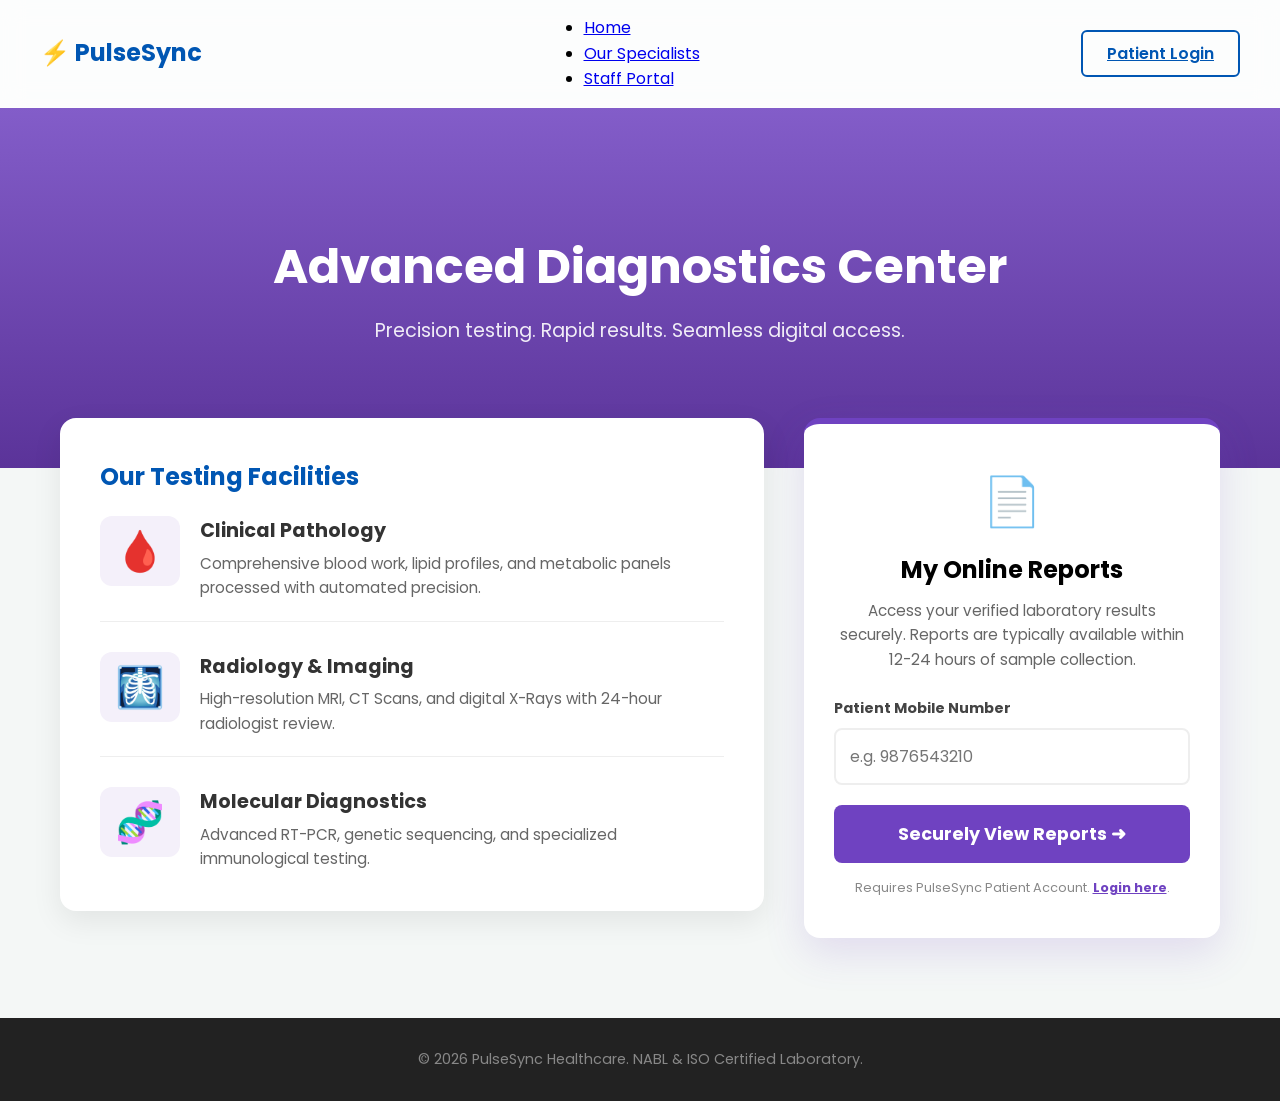
<file: target/classes/static/laboratory.html>
<!DOCTYPE html>
<html lang="en">
<head>
    <meta charset="UTF-8">
    <meta name="viewport" content="width=device-width, initial-scale=1.0">
    <title>Laboratory & Diagnostics | PulseSync</title>
    <link rel="stylesheet" href="css/style.css?v=2.0">
    <link rel="stylesheet" href="css/laboratory.css?v=1.0">
    <link href="https://fonts.googleapis.com/css2?family=Poppins:wght@300;400;600;700&display=swap" rel="stylesheet">
</head>
<body>

    <nav class="navbar">
        <div class="logo">⚡ PulseSync</div>
        <ul class="nav-links">
            <li><a href="index.html">Home</a></li>
            <li><a href="doctors.html">Our Specialists</a></li>
            <li><a href="reception-login.html">Staff Portal</a></li> 
        </ul>
        <div class="nav-buttons">
            <a href="login.html" class="btn btn-login">Patient Login</a>
        </div>
    </nav>

    <header class="lab-hero">
        <div class="hero-content">
            <h1>Advanced Diagnostics Center</h1>
            <p>Precision testing. Rapid results. Seamless digital access.</p>
        </div>
    </header>

    <div class="lab-container">
        
        <div class="lab-services">
            <h2 style="color: #0056b3; margin-bottom: 20px;">Our Testing Facilities</h2>
            
            <div class="service-row">
                <div class="icon-box">🩸</div>
                <div class="service-details">
                    <h3>Clinical Pathology</h3>
                    <p>Comprehensive blood work, lipid profiles, and metabolic panels processed with automated precision.</p>
                </div>
            </div>

            <div class="service-row">
                <div class="icon-box">🩻</div>
                <div class="service-details">
                    <h3>Radiology & Imaging</h3>
                    <p>High-resolution MRI, CT Scans, and digital X-Rays with 24-hour radiologist review.</p>
                </div>
            </div>

            <div class="service-row">
                <div class="icon-box">🧬</div>
                <div class="service-details">
                    <h3>Molecular Diagnostics</h3>
                    <p>Advanced RT-PCR, genetic sequencing, and specialized immunological testing.</p>
                </div>
            </div>
        </div>

        <div class="report-portal">
            <div class="portal-card">
                <div style="font-size: 3rem; margin-bottom: 10px;">📄</div>
                <h2 style="margin-bottom: 10px;">My Online Reports</h2>
                <p style="color: #666; margin-bottom: 25px; font-size: 0.95rem;">
                    Access your verified laboratory results securely. Reports are typically available within 12-24 hours of sample collection.
                </p>
                
                <div class="input-group">
                    <label>Patient Mobile Number</label>
                    <input type="text" id="reportMobile" placeholder="e.g. 9876543210" maxlength="10">
                </div>
                
                <button onclick="fetchMyReports()" class="btn-fetch-report">
                    Securely View Reports ➜
                </button>
                
                <p style="margin-top: 15px; font-size: 0.8rem; color: #888;">
                    Requires PulseSync Patient Account. <a href="login.html" style="color: #6f42c1; font-weight: bold;">Login here</a>.
                </p>
            </div>
        </div>

    </div>

    <footer>
        <p>&copy; 2026 PulseSync Healthcare. NABL & ISO Certified Laboratory.</p>
    </footer>

    <script src="js/laboratory.js?v=1.0"></script>
</body>
</html>
</file>
<file: target/classes/static/css/style.css>
/* =========================================
   1. GLOBAL VARIABLES & RESET
   ========================================= */
:root {
    --primary-blue: #0056b3;
    --dark-blue: #004494;
    --emergency-red: #e63946;
    --bg-light: #f4f7f6;
    --white: #ffffff;
}

* { 
    margin: 0; padding: 0; 
    box-sizing: border-box; 
    font-family: 'Poppins', sans-serif; 
}

body { background-color: var(--bg-light); line-height: 1.6; }

/* =========================================
   2. GLASSY NAVBAR
   ========================================= */
.navbar {
    display: flex; justify-content: space-between; align-items: center;
    padding: 15px 40px;
    background: rgba(255, 255, 255, 0.75);
    backdrop-filter: blur(12px);
    -webkit-backdrop-filter: blur(12px);
    border-bottom: 1px solid rgba(255, 255, 255, 0.5);
    position: sticky; top: 0; z-index: 1000;
}

.logo { font-size: 1.5rem; font-weight: bold; color: var(--primary-blue); }

.btn-login { 
    padding: 10px 24px; border: 2px solid var(--primary-blue); 
    color: var(--primary-blue); border-radius: 6px; font-weight: 600; 
}

/* =========================================
   3. HERO & SERVICE GRID
   ========================================= */
.hero {
    height: 60vh;
    background: linear-gradient(rgba(0, 86, 179, 0.85), rgba(0, 68, 148, 0.9)), 
                url('https://images.unsplash.com/photo-1519494026892-80bbd2d6fd0d?q=80&w=2053&auto=format&fit=crop');
    background-size: cover; background-position: center;
    display: flex; justify-content: center; align-items: center;
    color: white; text-align: center;
}

.service-grid {
    display: grid;
    grid-template-columns: repeat(auto-fit, minmax(300px, 1fr));
    gap: 30px; padding: 0 10%; margin-top: -100px; /* Overlap effect */
    position: relative; z-index: 10;
}

.service-card {
    background: white; padding: 40px 30px; border-radius: 16px;
    text-align: center; box-shadow: 0 15px 35px rgba(0,0,0,0.1);
    transition: 0.3s; border-top: 5px solid var(--primary-blue);
}

.service-card:hover { transform: translateY(-10px); }
.btn-service {
    display: block; width: 100%; padding: 14px; background: var(--primary-blue);
    color: white; border-radius: 8px; font-weight: bold; margin-top: 20px;
}
/* =========================================
   4. OVERLAPPING SERVICE GRID
   ========================================= */
.service-grid {
    display: grid;
    grid-template-columns: repeat(auto-fit, minmax(300px, 1fr));
    gap: 30px;
    padding: 0 10%;
    margin-top: -100px; /* Pulls cards UP over the hero image */
    position: relative;
    z-index: 10;
    margin-bottom: 80px;
    max-width: 1400px;
    margin-left: auto;
    margin-right: auto;
}

.service-card {
    background: white;
    padding: 40px 30px;
    border-radius: 16px;
    text-align: center;
    box-shadow: 0 15px 35px rgba(0,0,0,0.1);
    transition: transform 0.3s ease, box-shadow 0.3s ease;
    border-top: 5px solid var(--primary-blue);
    display: flex;
    flex-direction: column;
    justify-content: space-between;
}

.service-card.emergency { border-top-color: var(--emergency-red); }
.service-card:hover { transform: translateY(-10px); box-shadow: 0 20px 40px rgba(0,0,0,0.15); }

.service-icon { font-size: 4rem; margin-bottom: 20px; }
.service-card h3 { font-size: 1.6rem; margin-bottom: 15px; color: var(--text-dark); }
.service-card p { color: var(--text-grey); margin-bottom: 25px; font-size: 1.05rem; line-height: 1.5; }

.btn-service {
    display: inline-block;
    padding: 14px 30px;
    background: var(--primary-blue);
    color: white;
    border-radius: 8px;
    font-weight: bold;
    font-size: 1.05rem;
    text-decoration: none;
    transition: background 0.3s;
    border: none;
    cursor: pointer;
    width: 100%;
    box-sizing: border-box;
}

.btn-service:hover { background: var(--dark-blue); }
.btn-service.btn-red { background: var(--emergency-red); }
.btn-service.btn-red:hover { background: #c62828; }
.btn-service.btn-outline { background: white; color: var(--primary-blue); border: 2px solid var(--primary-blue); }
.btn-service.btn-outline:hover { background: var(--primary-blue); color: white; }

/* =========================================
   5. FOOTER & UTILITY CLASSES
   ========================================= */
footer { background-color: #222; color: #888; text-align: center; padding: 30px; font-size: 0.9rem; }

.u-hidden { display: none !important; }
.u-text-muted { color: #888 !important; }
.u-text-grey { color: #666 !important; }
.u-text-dark-grey { color: #555 !important; }
.u-text-small { font-size: 0.9rem !important; }
.u-mt-5 { margin-top: 5px !important; }
.u-mt-10 { margin-top: 10px !important; }
.u-mt-20 { margin-top: 20px !important; }
.u-bg-grey-light { background: #eee !important; }
</file>
<file: target/classes/static/css/laboratory.css>
/* =========================================
   LABORATORY SPECIFIC STYLES
   ========================================= */

.lab-hero {
    height: 40vh;
    background: linear-gradient(rgba(111, 66, 193, 0.85), rgba(74, 30, 143, 0.9)), 
                url('https://images.unsplash.com/photo-1579154204601-01588f351e67?q=80&w=2070&auto=format&fit=crop');
    background-size: cover;
    background-position: center;
    display: flex;
    justify-content: center;
    align-items: center;
    text-align: center;
    color: white;
}

.lab-hero h1 { font-size: 3rem; margin-bottom: 10px; }
.lab-hero p { font-size: 1.2rem; opacity: 0.9; }

.lab-container {
    display: flex;
    max-width: 1200px;
    margin: -50px auto 80px auto; /* Overlaps the hero slightly */
    gap: 40px;
    padding: 0 20px;
    position: relative;
    z-index: 10;
    align-items: flex-start;
}

/* Left Side: Services */
.lab-services {
    flex: 1.5;
    background: white;
    padding: 40px;
    border-radius: 16px;
    box-shadow: 0 10px 30px rgba(0,0,0,0.08);
}

.service-row {
    display: flex;
    gap: 20px;
    margin-bottom: 30px;
    align-items: flex-start;
    padding-bottom: 20px;
    border-bottom: 1px solid #eee;
}

.service-row:last-child { border-bottom: none; margin-bottom: 0; padding-bottom: 0; }

.icon-box {
    font-size: 2.5rem;
    background: #f4f0fa;
    padding: 15px;
    border-radius: 12px;
    line-height: 1;
}

.service-details h3 { color: #333; margin-bottom: 5px; font-size: 1.2rem; }
.service-details p { color: #666; font-size: 0.95rem; }

/* Right Side: Portal Login */
.report-portal {
    flex: 1;
}

.portal-card {
    background: white;
    padding: 40px 30px;
    border-radius: 16px;
    box-shadow: 0 15px 40px rgba(111, 66, 193, 0.15);
    text-align: center;
    border-top: 6px solid #6f42c1; /* Purple theme for the lab */
}

.portal-card .input-group { text-align: left; margin-bottom: 20px; }
.portal-card .input-group label { display: block; font-weight: bold; font-size: 0.9rem; color: #444; margin-bottom: 8px; }
.portal-card .input-group input { width: 100%; padding: 14px; border: 2px solid #eee; border-radius: 8px; font-size: 1rem; outline: none; transition: 0.3s; }
.portal-card .input-group input:focus { border-color: #6f42c1; }

.btn-fetch-report {
    width: 100%;
    background: #6f42c1;
    color: white;
    border: none;
    padding: 16px;
    border-radius: 8px;
    font-size: 1.1rem;
    font-weight: bold;
    cursor: pointer;
    transition: 0.3s;
}

.btn-fetch-report:hover { background: #552d9c; }

/* Mobile view */
@media (max-width: 800px) {
    .lab-container { flex-direction: column; margin-top: 20px; }
}
</file>
